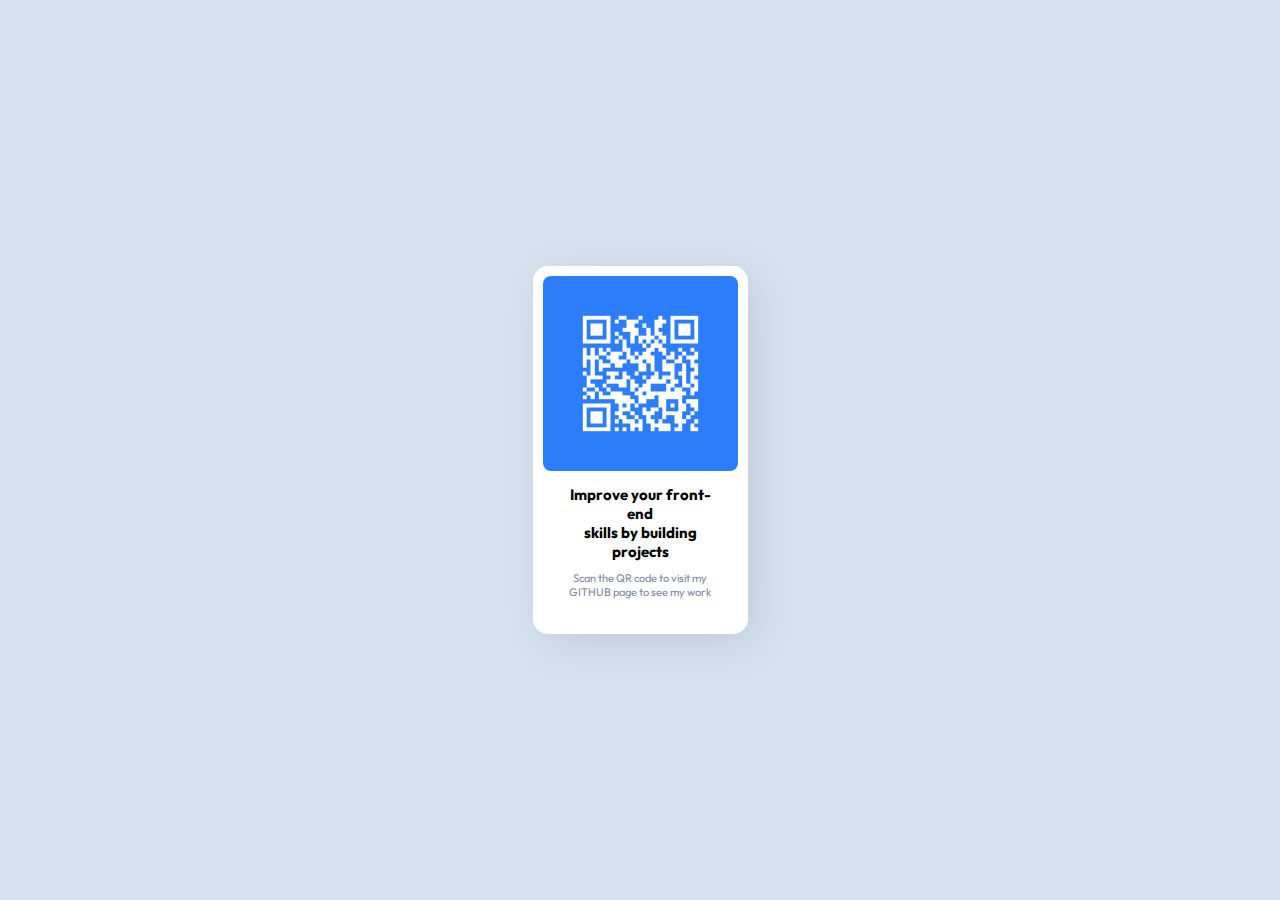
<file: 1 - Card QRCODE/index.html>
<!DOCTYPE html>
<html lang="pt-br">

<head>
    <link rel="shortcut icon" href="images/favicon.ico" type="image/x-icon">
    <link href="https://fonts.googleapis.com/css2?family=Outfit:wght@100;300;400;500&display=swap" rel="stylesheet">
    <meta charset="UTF-8">
    <meta name="viewport" content="width=device-width, initial-scale=1.0">
    <link rel="stylesheet" href="style.css">
    <title>Desafio QR Code</title>
</head>

<body>
    <div class="fundo">
        <div class="card">
            <div class="molduraqr">
                <img src="images/qrcode-giovana-git.png" alt="">
            </div>
            <div class="textos">
                <h1 class="titulo">Improve your front-end <br> skills by building projects</h1>
                <h2 class="subtitulo">Scan the QR code to visit my GITHUB page to see my work</h2>
            </div>
        </div>
    </div>
</body>

</html>
</file>
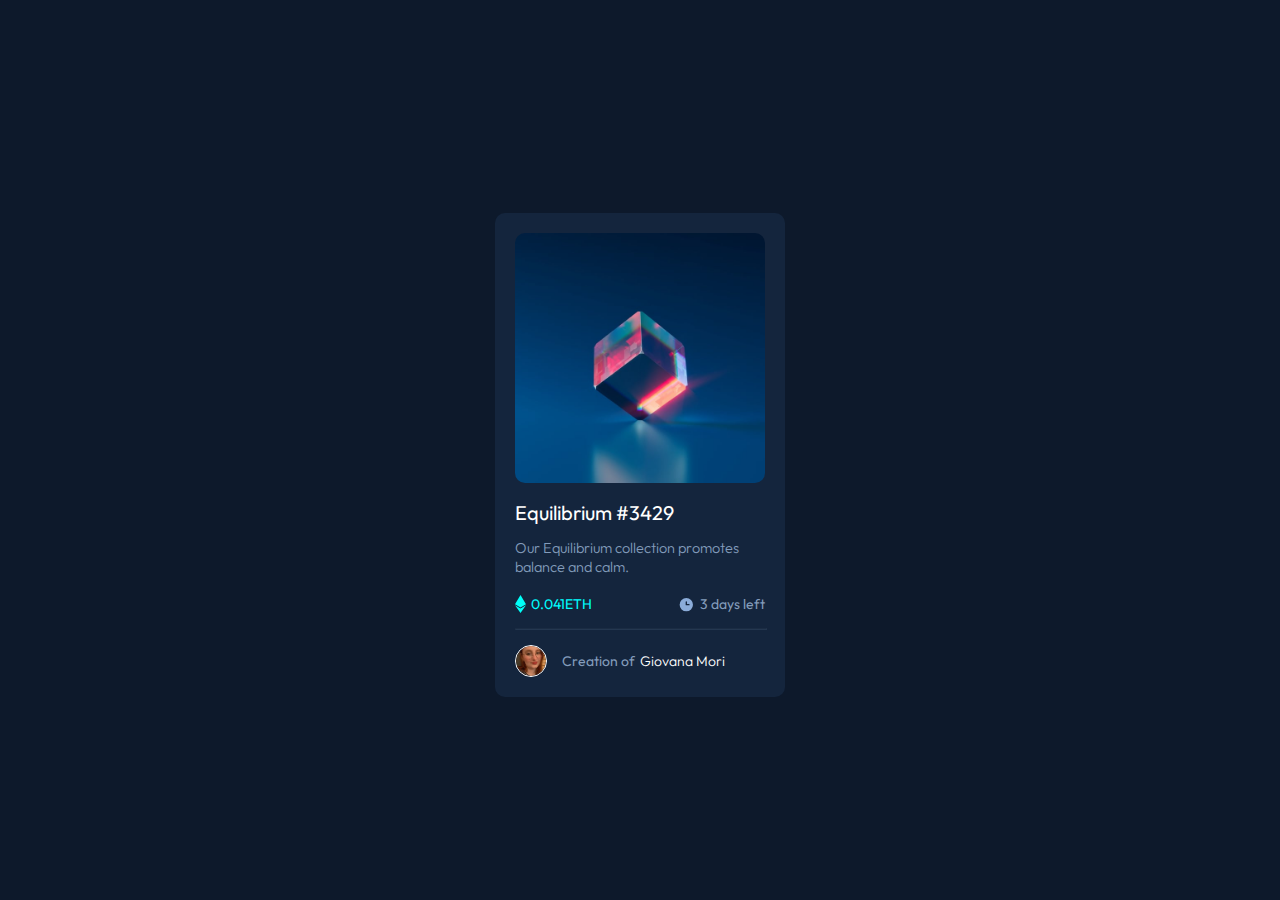
<file: 2-nft-preview-card/index.html>
<!DOCTYPE html>
<html lang="pt">

<head>
    <meta charset="UTF-8">
    <meta name="viewport" content="width=device-width, initial-scale=1.0">
    <link rel="preconnect" href="https://fonts.googleapis.com">
    <link rel="preconnect" href="https://fonts.gstatic.com" crossorigin>
    <link href="https://fonts.googleapis.com/css2?family=Outfit:wght@100;200;400;600;800&display=swap" rel="stylesheet">
    <link rel="stylesheet" href="images/">
    <link rel="stylesheet" href="style.css">
    <title>Desafio 2 - NFT CARD</title>
</head>

<body>
    <div class="fundo">
        <div class="card">
            <div>
                <img class="image-equilibrium" src="images/image-equilibrium.jpg" alt="">
            </div>
            <div class="textos">
                <div class="texto1">
                    <h1 class="titulo1">Equilibrium #3429</h1>
                    <h2 class="subtitulo1">Our Equilibrium collection promotes balance and calm.</h2>
                </div>
                <div class="icones">
                    <div class="iconeth">
                        <img class="icon" src="images/icon-ethereum.svg" alt="icone ethereum">
                        <h1 class="titulo2">0.041ETH</h1>
                    </div>
                    <div class="iconrel">
                        <img class="icon" src="images/icon-clock.svg" alt="icone ethereum">
                        <h2 class="titulo3">3 days left</h2>
                    </div>
                </div>
                <hr>
                <div>
                    <div class="footer">
                        <img class="icon_criador" src="images/creator_giovana.png" alt="icone criador">
                        <span class="criador">Creation of
                            <a href="https://www.linkedin.com/in/giovana-mori/" class="nome_criador"> Giovana Mori
                            </a>
                        </span>
                    </div>
                </div>
            </div>
        </div>
    </div>
</body>

</html>
</file>
<file: 1 - Card QRCODE/style.css>
body,
html {
    font-family: 'Outfit', sans-serif;
    width: 100%;
    height: 100%;
    max-width: 100%;
    max-height: 100%;
    padding: 0;
    margin: 0;
}

.fundo {
    background-color: hsl(212, 45%, 89%);
    width: 100%;
    height: 100%;
    max-width: 100%;
    max-height: 100%;
    display: flex;
    align-content: center;
    flex-direction: row;
    flex-wrap: wrap;
    justify-content: center;
    align-items: center;
}

.card {
    background-color: white;
    border-radius: 15px;
    width: 100%;
    max-width: 195px;
    padding: 10px;
    box-shadow: 10px 10px 46px -1px rgba(0, 0, 0, 10%)
}

.molduraqr {
    width: 100%;
    border-radius: 8px;
}

.molduraqr img {
    width: 100%;
    border-radius: 8px;
}

.titulo {
    font-size: 15px;
    font-weight: 700;
    text-align: center;
}

.subtitulo {
    font-size: 11px;
    font-weight: 400;
    text-align: center;
    color: hsl(220, 15%, 55%);
}

.textos {
    padding: 0px 15px 15px 15px;
}
</file>
<file: 2-nft-preview-card/style.css>
body,
html {
    font-family: 'Outfit', sans-serif;
    width: 100%;
    height: 100%;
    max-width: 100%;
    max-height: 100%;
    padding: 0;
    margin: 0;
}

.fundo {
    background-color: hsl(217, 54%, 11%);
    width: 100%;
    height: 100%;
    max-width: 100%;
    max-height: 100%;
    display: flex;
    align-content: center;
    flex-direction: row;
    flex-wrap: wrap;
    justify-content: center;
    align-items: center;
}

.card {
    background-color: hsl(216, 50%, 16%);
    border-radius: 10px;
    width: 250px;
    display: flex;
    align-items: center;
    flex-direction: column;
    flex-wrap: nowrap;
    margin-top: 10px;
    padding: 20px;
}

.image-equilibrium {
    border-radius: 10px;
    max-width: 100%;
}

.titulo1 {
    font-size: 20px;
    text-align: left;
    font-weight: 600;
    color: white;
    font-weight: normal;
}

.subtitulo1 {
    font-size: 14.5px;
    font-weight: 300;
    text-align: left;
    color: #839cbb;
}

.titulo2 {
    font-size: 14px;
    font-weight: 400;
    text-align: left;
    color: Cyan;
    margin: 0px;
}

.iconeth {
    font-size: 12px;
    font-weight: 300;
    display: flex;
    flex-direction: row;
    flex-wrap: nowrap;
    align-content: center;
    justify-content: center;
    align-items: center;
    gap: 5px;
}

.iconrel {
    display: flex;
    flex-direction: row;
    flex-wrap: nowrap;
    align-content: center;
    justify-content: center;
    align-items: center;
    gap: 5px;
}

.titulo3 {
    font-size: 14px;
    color: #839cbb;
    font-weight: 400;
    margin: 0px;
}

.icon {
    height: auto;
    border: 1px;
}

.criador {
    font-size: 14px;
    text-align: left;
    font-weight: 400;
    color: #839cbb;
    display: flex;
    flex-direction: row;
    flex-wrap: nowrap;
    align-content: center;
    justify-content: center;
    align-items: center;
    gap: 5px;
}

.nome_criador {
    font-weight: 300;
    color: hsl(0, 0%, 100%);
    text-decoration: unset;
}

.icon_criador {
    border: 1px solid white;
    border-radius: 50%;
    max-width: 30px;

}

.icones {
    display: flex;
    flex-direction: row;
    flex-wrap: nowrap;
    align-content: center;
    justify-content: space-between;
}

.footer {
    display: flex;
    flex-direction: row;
    flex-wrap: nowrap;
    align-content: center;
    justify-content: flex-start;
    align-items: center;
    gap: 15px;
}

hr {
    border-color: #839cbb;
    border-width: 1px !important;
    width: 100%;
    opacity: 15%;
}

.textos {
    display: flex;
    flex-direction: column;
    gap: 7px;
}
</file>
